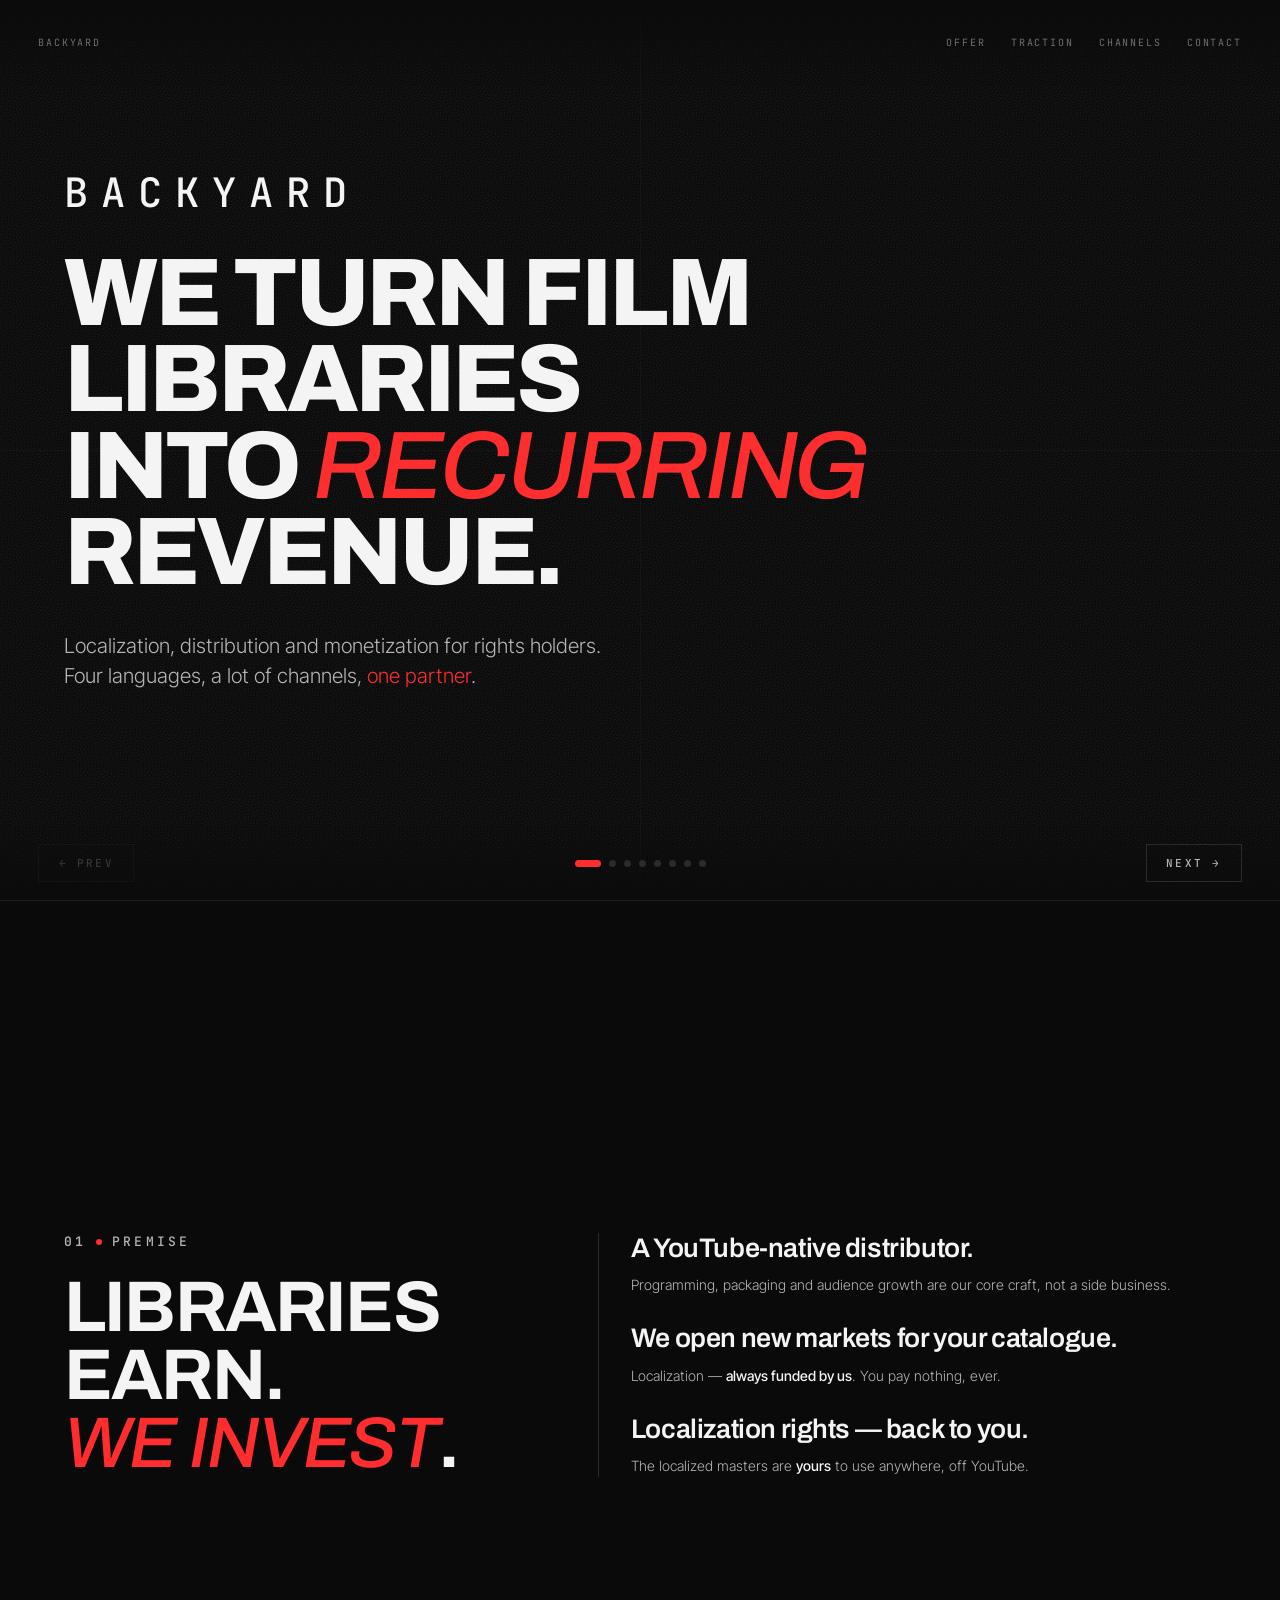
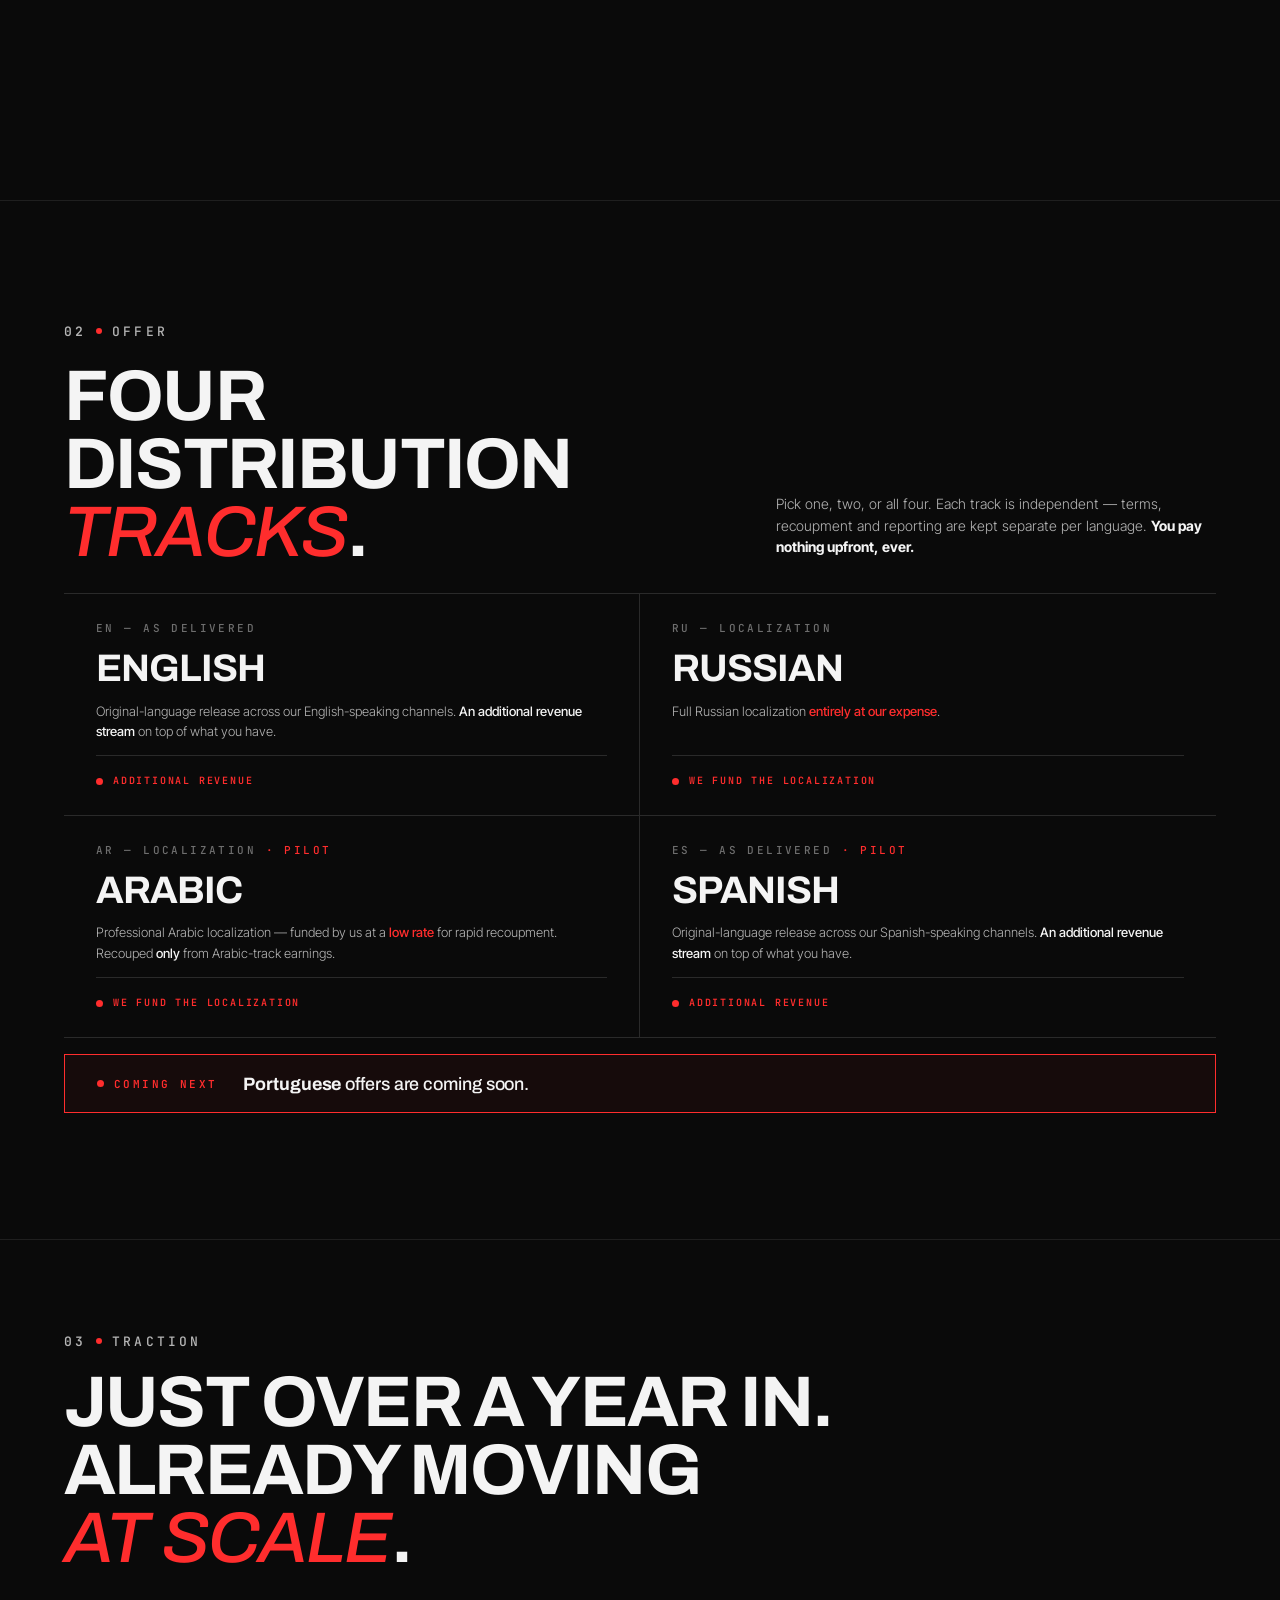
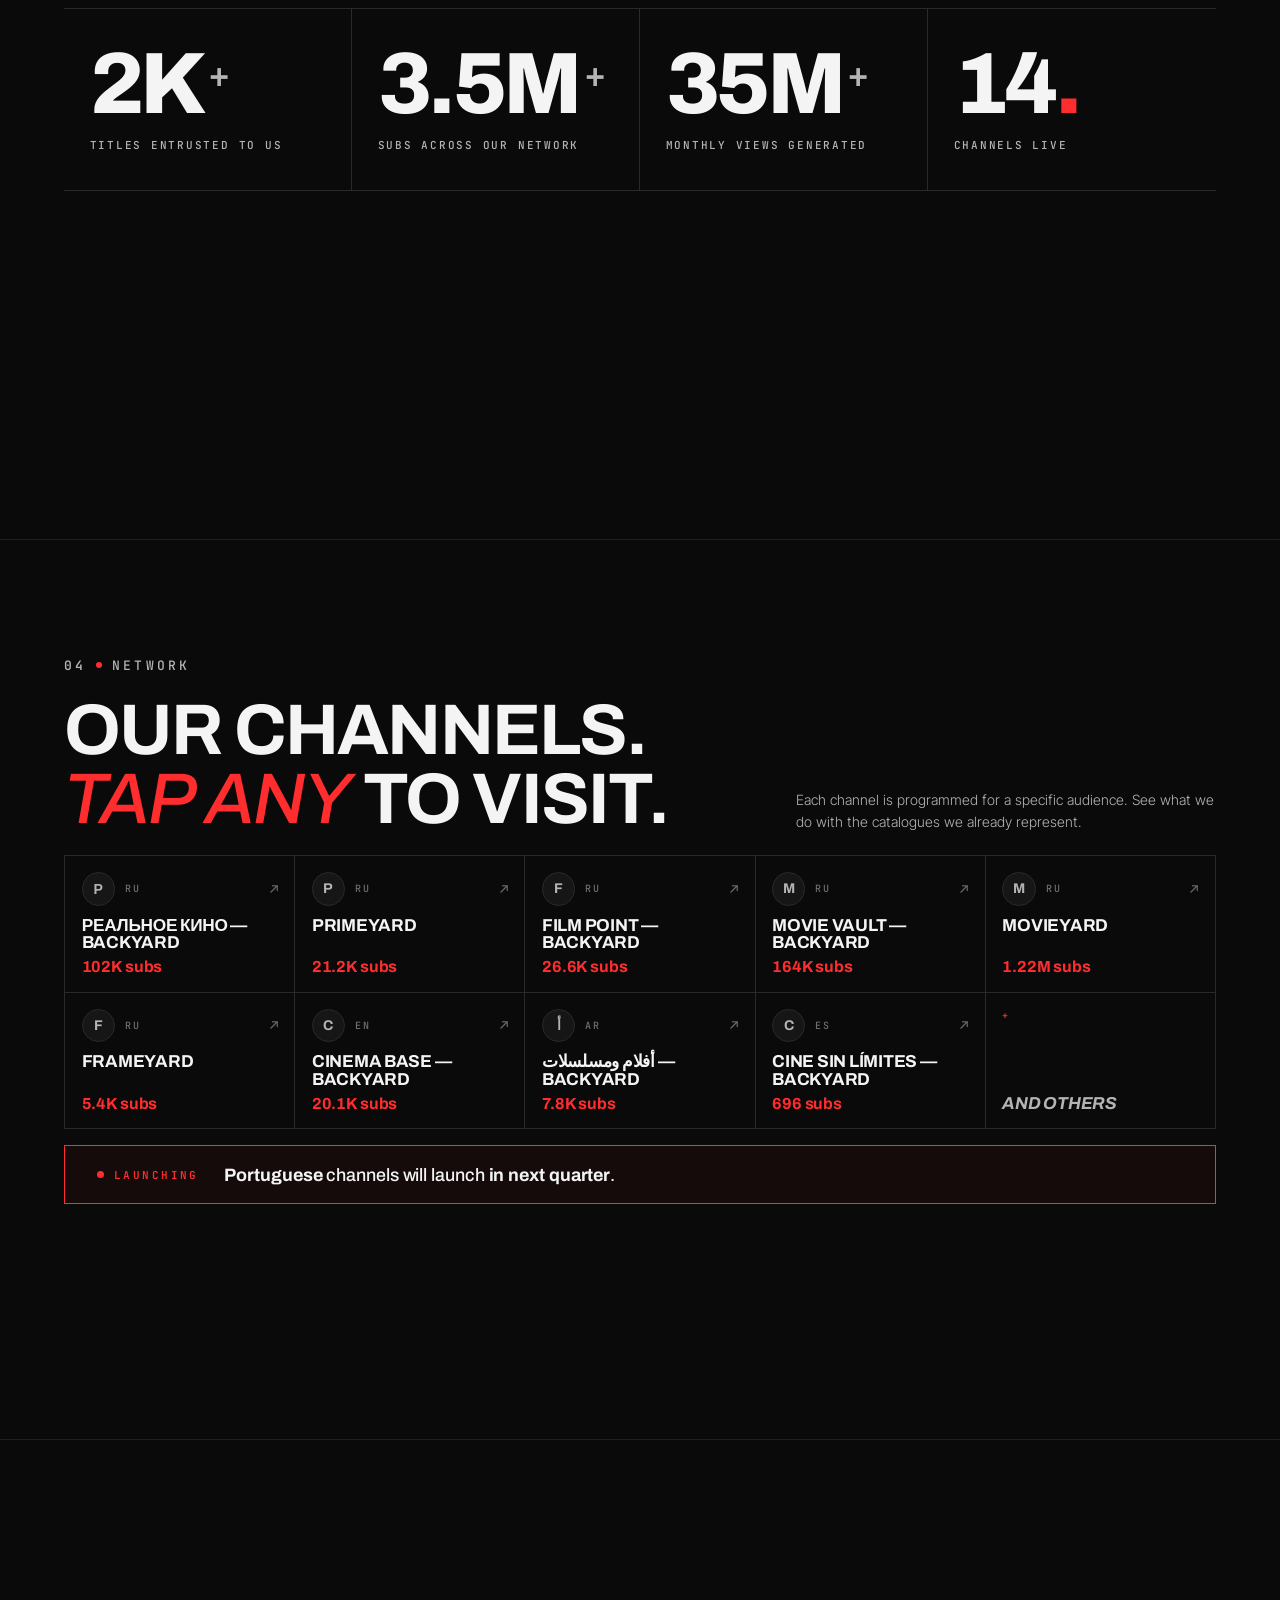
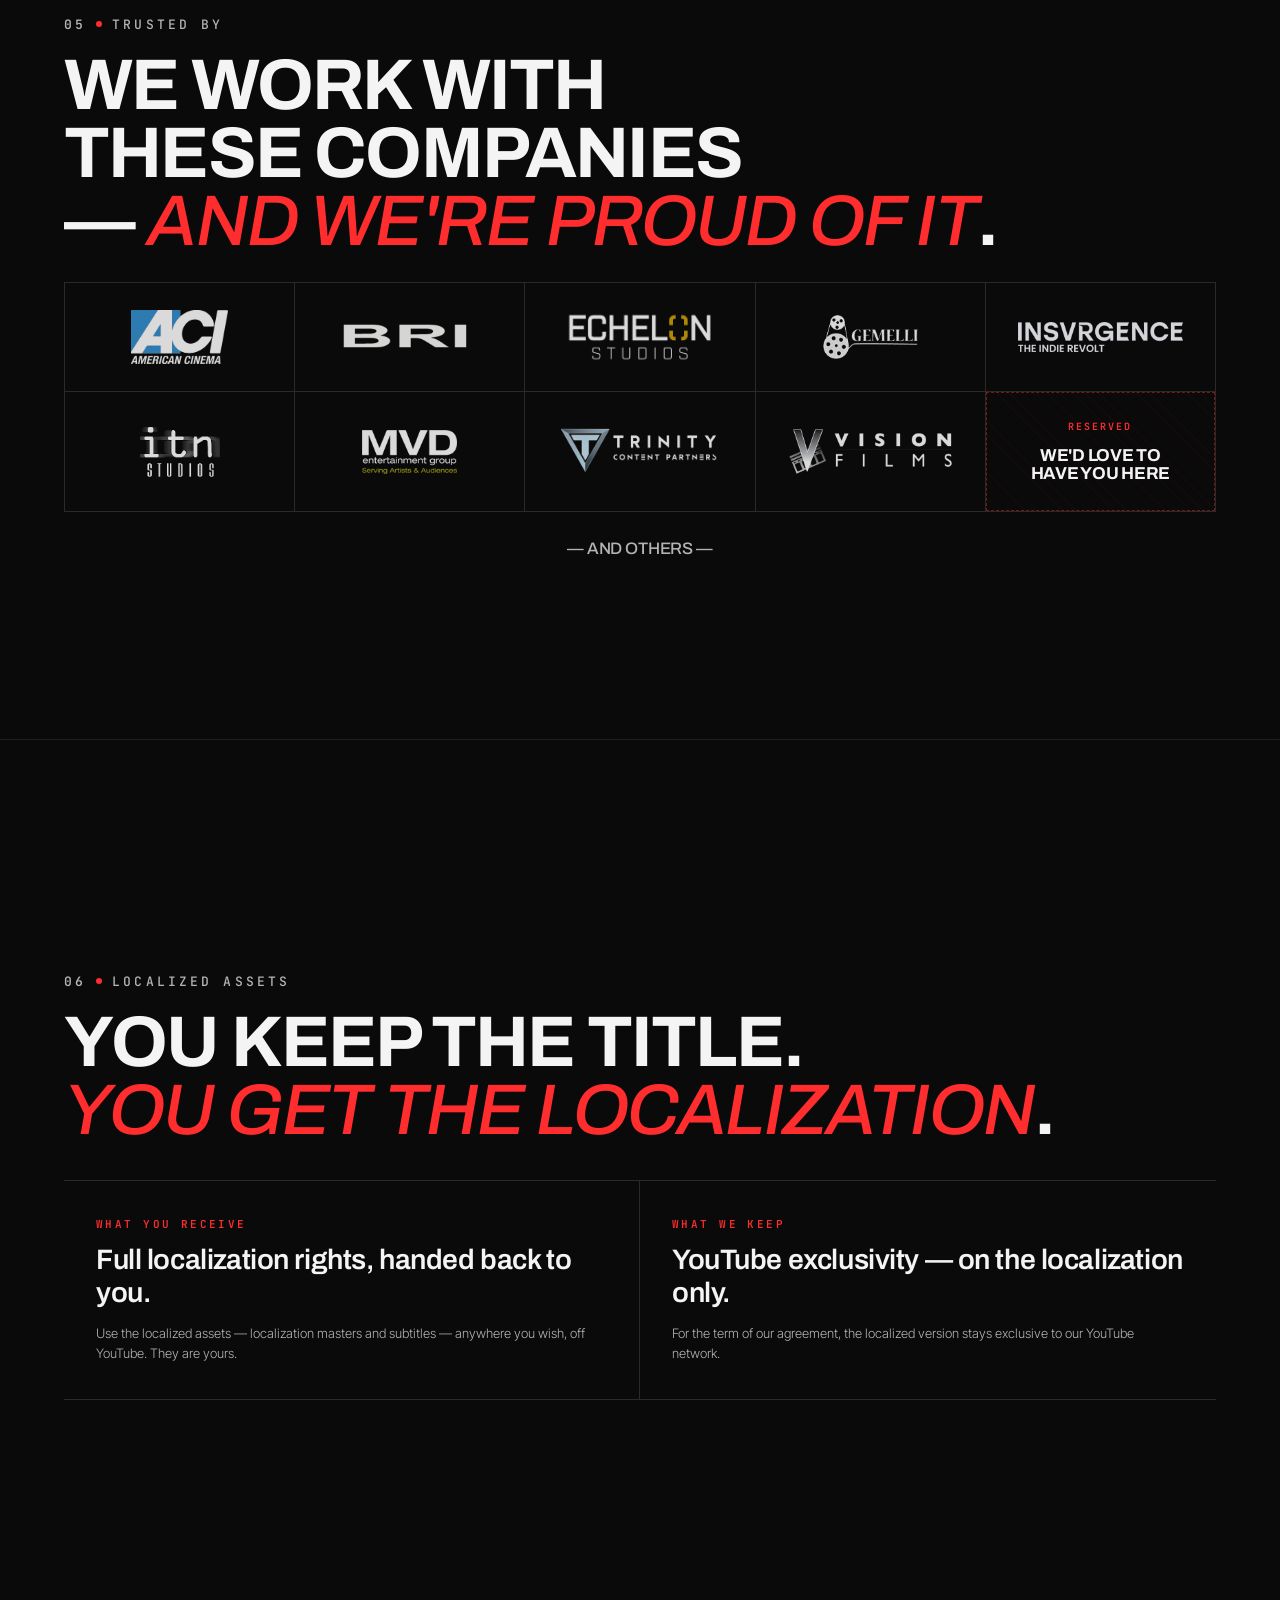
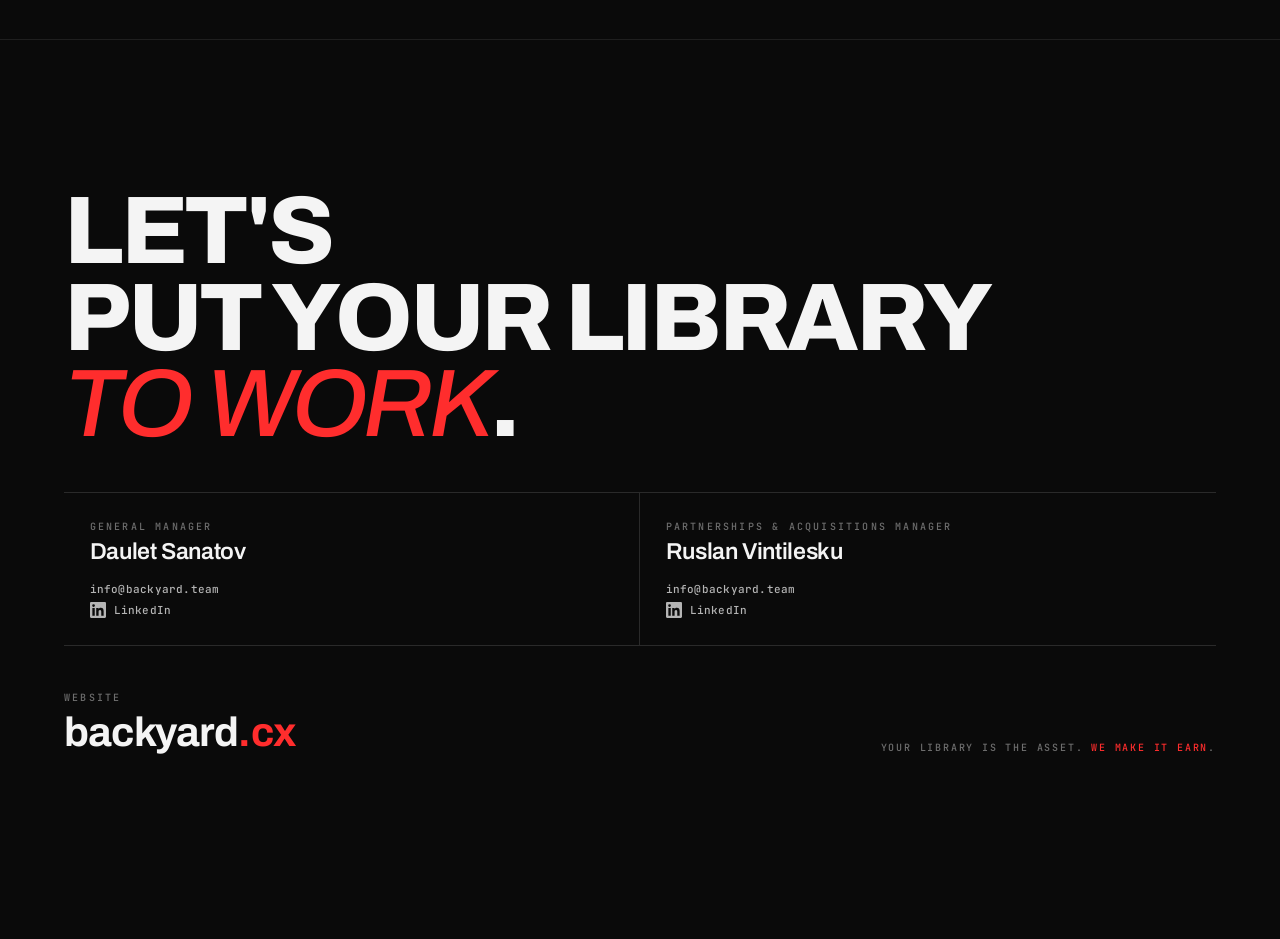
<file: index.html>
<!doctype html>
<html lang="en">
<head>
<meta charset="utf-8" />
<meta name="viewport" content="width=device-width,initial-scale=1,viewport-fit=cover" />
<title>Backyard — Localization · Distribution · Monetization</title>
<meta name="description" content="Backyard turns film libraries into recurring revenue: localization, distribution and monetization on YouTube for rights holders. You pay nothing upfront, ever." />
<meta property="og:title" content="Backyard — We turn film libraries into recurring revenue" />
<meta property="og:description" content="Localization, distribution and monetization for rights holders." />
<meta property="og:url" content="https://backyard.cx/" />
<meta property="og:type" content="website" />
<meta name="theme-color" content="#0a0a0a" />
<link rel="canonical" href="https://backyard.cx/" />
<link rel="icon" href="assets/favicon.svg" type="image/svg+xml" />
<link rel="preconnect" href="https://fonts.googleapis.com">
<link rel="preconnect" href="https://fonts.gstatic.com" crossorigin>
<link href="https://fonts.googleapis.com/css2?family=Archivo:ital,wght@0,300;0,400;0,500;0,600;0,700;0,800;0,900;1,400;1,500;1,700;1,800&family=Inter+Tight:wght@300;400;500;600;700&family=JetBrains+Mono:wght@400;500&display=swap" rel="stylesheet">
<link rel="stylesheet" href="assets/styles.css?v=22" />
<script>document.documentElement.classList.add('js')</script>
</head>
<body>

<header class="chrome">
  <a class="brand" href="#top" data-smoke="down">Backyard</a>
  <nav class="right">
    <a href="#offer">Offer</a>
    <a href="#traction">Traction</a>
    <a href="#channels">Channels</a>
    <a href="#contact">Contact</a>
  </nav>
</header>

<div class="deck" id="deck">

  <!-- SLIDE 1 — COVER -->
  <section class="slide cover active" data-slide="1" id="top">
    <div class="gridlines"></div>

    <div class="cover-content">
      <div class="cover-logo anim-in d1">BACKYARD</div>
      <h1 class="display-xl anim-in d2">
        We turn film libraries<br/>
        into <span class="italic accent">recurring</span> revenue.
      </h1>
      <p class="lead anim-in d3">
        Localization, distribution and monetization for rights holders.<br/>
        Four languages, a lot of channels, <span class="accent">one partner</span>.
      </p>
    </div>
  </section>

  <!-- SLIDE 2 — WHO WE ARE -->
  <section class="slide" data-slide="2" id="premise">
    <div class="two-col">
      <div class="label-stack anim-in d1">
        <span class="eyebrow"><span class="num">01</span> <span class="red-dot"></span> Premise</span>
        <h2 class="display-l">Libraries earn. <br/><span class="italic accent">We invest</span>.</h2>
      </div>
      <div class="who-bullets anim-in d2">
        <div class="item">
          <div class="h">A YouTube-native distributor.</div>
          <div class="s">Programming, packaging and audience growth are our core craft, not a side business.</div>
        </div>
        <div class="item">
          <div class="h">We open new markets for your catalogue.</div>
          <div class="s">Localization — <strong>always funded by us</strong>. You pay nothing, ever.</div>
        </div>
        <div class="item">
          <div class="h">Localization rights — back to you.</div>
          <div class="s">The localized masters are <strong>yours</strong> to use anywhere, off YouTube.</div>
        </div>
      </div>
    </div>
  </section>

  <!-- SLIDE 3 — OFFER -->
  <section class="slide" data-slide="3" id="offer">
    <div class="offer-head anim-in d1">
      <div class="label-stack">
        <span class="eyebrow"><span class="num">02</span> <span class="red-dot"></span> Offer</span>
        <h2 class="display-l">Four<br/>distribution<br/><span class="italic accent">tracks</span>.</h2>
      </div>
      <div class="right-text">
        Pick one, two, or all four. Each track is independent — terms, recoupment and reporting are kept separate per language. <strong style="color:var(--ink)">You pay nothing upfront, ever.</strong>
      </div>
    </div>
    <div class="offer-grid">
      <div class="offer-card anim-in d2">
        <span class="lang">EN — As Delivered</span>
        <h3>English</h3>
        <div class="desc">Original-language release across our English-speaking channels. <strong>An additional revenue stream</strong> on top of what you have.</div>
        <span class="badge"><span class="pulse"></span>Additional revenue</span>
      </div>
      <div class="offer-card anim-in d3">
        <span class="lang">RU — Localization</span>
        <h3>Russian</h3>
        <div class="desc">Full Russian localization <strong class="em">entirely at our expense</strong>.</div>
        <span class="badge"><span class="pulse"></span>We fund the localization</span>
      </div>
      <div class="offer-card pilot anim-in d4">
        <span class="lang">AR — Localization</span>
        <h3>Arabic</h3>
        <div class="desc">Professional Arabic localization — funded by us at a <strong class="em">low rate</strong> for rapid recoupment. Recouped <strong>only</strong> from Arabic-track earnings.</div>
        <span class="badge"><span class="pulse"></span>We fund the localization</span>
      </div>
      <div class="offer-card pilot anim-in d5">
        <span class="lang">ES — As Delivered</span>
        <h3>Spanish</h3>
        <div class="desc">Original-language release across our Spanish-speaking channels. <strong>An additional revenue stream</strong> on top of what you have.</div>
        <span class="badge"><span class="pulse"></span>Additional revenue</span>
      </div>
    </div>
    <div class="new-lang-strip anim-in d5">
      <span class="lbl"><span class="pulse"></span>Coming next</span>
      <span class="text"><strong>Portuguese</strong> offers are coming soon.</span>
    </div>
  </section>

  <!-- SLIDE 4 — TRACTION -->
  <section class="slide" data-slide="4" id="traction">
    <div class="anim-in d1">
      <span class="eyebrow"><span class="num">03</span> <span class="red-dot"></span> Traction</span>
      <h2 class="display-l" style="margin-top:clamp(16px,2vh,28px);max-width:1300px">Just over a year in.<br/>Already moving <span class="italic accent"><br/>at scale</span>.</h2>
    </div>
    <div class="traction-grid anim-in d2">
      <div class="stat">
        <div class="num"><span data-bind="titles">2K</span><span class="small">+</span></div>
        <div class="lbl">Titles entrusted to us</div>
      </div>
      <div class="stat">
        <div class="num"><span data-bind="subscribers_total">3.5M</span><span class="small">+</span></div>
        <div class="lbl">Subs across our network</div>
      </div>
      <div class="stat">
        <div class="num"><span data-bind="views">35M</span><span class="small">+</span></div>
        <div class="lbl">Monthly views generated</div>
      </div>
      <div class="stat">
        <div class="num"><span data-bind="active_channels">14</span><span class="accent-dot">.</span></div>
        <div class="lbl">Channels live</div>
      </div>
    </div>
  </section>

  <!-- SLIDE 5 — CHANNELS -->
  <section class="slide" data-slide="5" id="channels">
    <div class="channels-head anim-in d1">
      <div class="label-stack">
        <span class="eyebrow"><span class="num">04</span> <span class="red-dot"></span> Network</span>
        <h2 class="display-l">Our channels.<br/><span class="italic accent">Tap any</span> to visit.</h2>
      </div>
      <div class="right">
        Each channel is programmed for a specific audience. See what we do with the catalogues we already represent.
      </div>
    </div>
    <div class="channels-grid anim-in d2" id="channels-grid">
      <a class="channel" href="https://www.youtube.com/@realkino_backyard" target="_blank" rel="noopener">
        <div class="row-top"><span class="ch-id"><span class="avatar">Р</span><span class="lang-tag">RU</span></span><span class="arrow">↗</span></div>
        <div class="name">Реальное КИНО — Backyard</div>
        <div class="subs">102K subs</div>
      </a>
      <a class="channel" href="https://www.youtube.com/@prime_backyard" target="_blank" rel="noopener">
        <div class="row-top"><span class="ch-id"><span class="avatar">P</span><span class="lang-tag">RU</span></span><span class="arrow">↗</span></div>
        <div class="name">Primeyard</div>
        <div class="subs">21.2K subs</div>
      </a>
      <a class="channel" href="https://www.youtube.com/@filmpointbackyard" target="_blank" rel="noopener">
        <div class="row-top"><span class="ch-id"><span class="avatar">F</span><span class="lang-tag">RU</span></span><span class="arrow">↗</span></div>
        <div class="name">Film Point — Backyard</div>
        <div class="subs">26.6K subs</div>
      </a>
      <a class="channel" href="https://www.youtube.com/@movievault_backyard" target="_blank" rel="noopener">
        <div class="row-top"><span class="ch-id"><span class="avatar">M</span><span class="lang-tag">RU</span></span><span class="arrow">↗</span></div>
        <div class="name">Movie Vault — Backyard</div>
        <div class="subs">164K subs</div>
      </a>
      <a class="channel" href="https://www.youtube.com/@movie_backyard" target="_blank" rel="noopener">
        <div class="row-top"><span class="ch-id"><span class="avatar">M</span><span class="lang-tag">RU</span></span><span class="arrow">↗</span></div>
        <div class="name">Movieyard</div>
        <div class="subs">1.22M subs</div>
      </a>
      <a class="channel" href="https://www.youtube.com/@frame_backyard" target="_blank" rel="noopener">
        <div class="row-top"><span class="ch-id"><span class="avatar">F</span><span class="lang-tag">RU</span></span><span class="arrow">↗</span></div>
        <div class="name">FrameYard</div>
        <div class="subs">5.4K subs</div>
      </a>
      <a class="channel" href="https://www.youtube.com/@cinemabase_backyard" target="_blank" rel="noopener">
        <div class="row-top"><span class="ch-id"><span class="avatar">C</span><span class="lang-tag">EN</span></span><span class="arrow">↗</span></div>
        <div class="name">Cinema Base — Backyard</div>
        <div class="subs">20.1K subs</div>
      </a>
      <a class="channel" href="https://www.youtube.com/@arabcinema_backyard" target="_blank" rel="noopener">
        <div class="row-top"><span class="ch-id"><span class="avatar">أ</span><span class="lang-tag">AR</span></span><span class="arrow">↗</span></div>
        <div class="name">أفلام ومسلسلات — Backyard</div>
        <div class="subs">7.8K subs</div>
      </a>
      <a class="channel" href="https://www.youtube.com/@cinesinlimites_backyard" target="_blank" rel="noopener">
        <div class="row-top"><span class="ch-id"><span class="avatar">C</span><span class="lang-tag">ES</span></span><span class="arrow">↗</span></div>
        <div class="name">Cine Sin Límites — Backyard</div>
        <div class="subs">696 subs</div>
      </a>
      <div class="channel more">
        <div class="row-top"><span class="lang-tag">+</span></div>
        <div class="name">And others</div>
      </div>
    </div>
    <div class="new-channels-strip anim-in d3">
      <span class="lbl"><span class="pulse"></span>Launching</span>
      <span class="text"><strong>Portuguese</strong> channels will launch <strong>in next quarter</strong>.</span>
    </div>
  </section>

  <!-- SLIDE 6 — PARTNERS -->
  <section class="slide" data-slide="6" id="partners">
    <div class="partners-wrap">
      <div class="anim-in d1">
        <span class="eyebrow"><span class="num">05</span> <span class="red-dot"></span> Trusted by</span>
        <h2 class="display-l" style="margin-top:clamp(14px,2vh,24px);max-width:1300px">We work with <br/>these companies<br/>—<span class="italic accent"> and we're proud of it</span>.</h2>
      </div>
      <div class="partners-list anim-in d2">
        <div class="partner"><img class="plogo" src="assets/partners/american-cinema-inspires.webp" alt="American Cinema Inspires" data-fallback="American Cinema Inspires" loading="lazy" /></div>
        <div class="partner"><img class="plogo" src="assets/partners/bruder-releasing.png" alt="Bruder Releasing Inc." loading="lazy" /></div>
        <div class="partner"><img class="plogo" src="assets/partners/echelon-studios.png" alt="Echelon Studios" data-fallback="Echelon Studios" loading="lazy" /></div>
        <div class="partner"><img class="plogo" src="assets/partners/gemelli-films.png" alt="Gemelli Films" loading="lazy" /></div>
        <div class="partner"><img class="plogo" src="assets/partners/insvrgence.png" alt="Insvrgence" loading="lazy" /></div>
        <div class="partner"><img class="plogo" src="assets/partners/itn-distribution.png" alt="ITN Distribution" data-fallback="ITN Distribution" loading="lazy" /></div>
        <div class="partner"><img class="plogo" src="assets/partners/mvd-entertainment.png" alt="MVD Entertainment" loading="lazy" /></div>
        <div class="partner"><img class="plogo" src="assets/partners/trinity-content-partners.png" alt="Trinity Content Partners" data-fallback="Trinity Content Partners" loading="lazy" /></div>
        <div class="partner"><img class="plogo" src="assets/partners/vision-films.png" alt="Vision Films" loading="lazy" /></div>
        <div class="partner reserved-slot">
          <div class="res-tag" style="margin-bottom:8px">Reserved</div>
          <div class="res-name">We'd love to<br/>have you here</div>
        </div>
      </div>
      <div class="partners-foot anim-in d3" style="font-style:normal;font-size:clamp(14px,1.3vw,20px)">— and others —</div>
    </div>
  </section>

  <!-- SLIDE 7 — LICENSING / ASSETS -->
  <section class="slide" data-slide="7" id="assets">
    <div class="lic-wrap">
      <div class="anim-in d1">
        <span class="eyebrow"><span class="num">06</span> <span class="red-dot"></span> Localized assets</span>
        <h2 class="lic-headline" style="margin-top:clamp(14px,2vh,24px)">You keep the title.<br/><span class="italic accent">You get the localization</span>.</h2>
      </div>
      <div class="lic-grid anim-in d2">
        <div class="lic-cell">
          <span class="k">What you receive</span>
          <span class="v">Full localization rights, handed back to you.</span>
          <span class="sub">Use the localized assets — localization masters and subtitles — anywhere you wish, off YouTube. They are yours.</span>
        </div>
        <div class="lic-cell">
          <span class="k">What we keep</span>
          <span class="v">YouTube exclusivity — on the localization only.</span>
          <span class="sub">For the term of our agreement, the localized version stays exclusive to our YouTube network.</span>
        </div>
      </div>
    </div>
  </section>

  <!-- SLIDE 9 — CONTACT -->
  <section class="slide contact" data-slide="9" id="contact">
    <h2 class="big anim-in d1">
      Let's<br/>
      put your library<br/>
      <span class="accent">to work</span>.
    </h2>

    <div class="people anim-in d2">
      <div class="person">
        <span class="role">General Manager</span>
        <span class="name">Daulet Sanatov</span>
        <div class="contacts">
          <a href="mailto:info@backyard.team">info@backyard.team</a>
          <a class="li" href="https://www.linkedin.com/in/daulet-sanatov-b93b0b1a5/" target="_blank" rel="noopener"><svg class="li-logo" viewBox="0 0 24 24" width="16" height="16" aria-hidden="true"><path fill="currentColor" d="M20.447 20.452h-3.554v-5.569c0-1.328-.027-3.037-1.852-3.037-1.853 0-2.136 1.445-2.136 2.939v5.667H9.351V9h3.414v1.561h.046c.477-.9 1.637-1.85 3.37-1.85 3.601 0 4.267 2.37 4.267 5.455v6.286zM5.337 7.433a2.062 2.062 0 1 1 0-4.125 2.062 2.062 0 0 1 0 4.125zm1.782 13.019H3.555V9h3.564v11.452zM22.225 0H1.771C.792 0 0 .774 0 1.729v20.542C0 23.227.792 24 1.771 24h20.451C23.2 24 24 23.227 24 22.271V1.729C24 .774 23.2 0 22.222 0h.003z"/></svg><span>LinkedIn</span></a>
        </div>
      </div>
      <div class="person">
        <span class="role">Partnerships &amp; Acquisitions Manager</span>
        <span class="name">Ruslan Vintilesku</span>
        <div class="contacts">
          <a href="mailto:info@backyard.team">info@backyard.team</a>
          <a class="li" href="https://www.linkedin.com/in/vintilesku/" target="_blank" rel="noopener"><svg class="li-logo" viewBox="0 0 24 24" width="16" height="16" aria-hidden="true"><path fill="currentColor" d="M20.447 20.452h-3.554v-5.569c0-1.328-.027-3.037-1.852-3.037-1.853 0-2.136 1.445-2.136 2.939v5.667H9.351V9h3.414v1.561h.046c.477-.9 1.637-1.85 3.37-1.85 3.601 0 4.267 2.37 4.267 5.455v6.286zM5.337 7.433a2.062 2.062 0 1 1 0-4.125 2.062 2.062 0 0 1 0 4.125zm1.782 13.019H3.555V9h3.564v11.452zM22.225 0H1.771C.792 0 0 .774 0 1.729v20.542C0 23.227.792 24 1.771 24h20.451C23.2 24 24 23.227 24 22.271V1.729C24 .774 23.2 0 22.222 0h.003z"/></svg><span>LinkedIn</span></a>
        </div>
      </div>
    </div>

    <div class="web anim-in d3">
      <div class="url-block">
        <span class="url-label">Website</span>
        <a class="url" href="#top" data-smoke="up">backyard<span class="accent">.cx</span></a>
      </div>
      <span class="tagline" style="font-family:var(--mono);font-style:normal;font-weight:500;font-size:var(--fs-mono-small);letter-spacing:.18em;text-transform:uppercase;color:var(--ink-muted)">Your library is the asset. <span class="accent">We make it earn</span>.</span>
    </div>
  </section>

</div>

<!-- NAV -->
<div class="nav">
  <button class="nav-btn" id="prev">← Prev</button>
  <div class="nav-dots" id="dots"></div>
  <button class="nav-btn" id="next">Next →</button>
</div>

<canvas id="fluid" aria-hidden="true"></canvas>
<script>
  // Fluid trail behind the cursor or finger; off when the visitor prefers reduced motion.
  if (!matchMedia('(prefers-reduced-motion: reduce)').matches) {
    const s = document.createElement('script'); s.src = 'assets/fluid.js?v=23'; s.defer = true; document.body.appendChild(s);
  } else {
    document.getElementById('fluid').remove();
  }
</script>
<script src="assets/app.js?v=24" defer></script>
</body>
</html>
</file>
<file: assets/styles.css>
:root{
    --bg:#0a0a0a;
    --ink:#f4f4f4;
    --ink-dim:#b4b4b4;
    --ink-muted:#6e6e6e;
    --line:#1f1f1f;
    --line-2:#2a2a2a;
    --accent:#ff2d2d;
    --display:'Archivo', 'Helvetica Neue', sans-serif;
    --body:'Inter Tight', system-ui, sans-serif;
    --mono:'JetBrains Mono', monospace;

    /* Responsive padding system — increased bottom padding to clear nav */
    --pad-x: clamp(28px, 5vw, 80px);
    --pad-y: clamp(80px, 10vh, 120px);
    --pad-bottom: clamp(110px, 14vh, 150px);
    --pad-chrome-x: clamp(20px, 3vw, 44px);
    --pad-chrome-y: clamp(28px, 4vh, 44px);

    /* Font sizes */
    --fs-display-xl: clamp(48px, 7.5vw, 132px);
    --fs-display-l: clamp(40px, 5.6vw, 96px);
    --fs-display-m: clamp(34px, 4.4vw, 72px);
    --fs-display-s: clamp(26px, 3vw, 52px);

    /* Standardized eyebrow size — used everywhere on every slide */
    --fs-eyebrow: clamp(13px, 1vw, 16px);
    --fs-mono-label: clamp(11px, 0.85vw, 14px);
    --fs-mono-small: clamp(10px, 0.75vw, 12px);

    --fs-body-l: clamp(18px, 1.6vw, 26px);
    --fs-body: clamp(14px, 1.1vw, 18px);
    --fs-body-s: clamp(13px, 0.95vw, 16px);

    --fs-stat-num: clamp(48px, 6.8vw, 116px);
  }
  *{box-sizing:border-box;margin:0;padding:0;-webkit-tap-highlight-color:transparent}
  html,body{background:var(--bg);color:var(--ink);font-family:var(--body);font-weight:400;-webkit-font-smoothing:antialiased;overscroll-behavior:none}
  body{min-height:100vh;overflow-x:hidden}
  a{color:inherit;text-decoration:none}
  img{display:block;max-width:100%}

  /* Film grain */
  body::before{
    content:"";position:fixed;inset:0;pointer-events:none;z-index:1000;
    background-image:url("data:image/svg+xml;utf8,<svg xmlns='http://www.w3.org/2000/svg' width='200' height='200'><filter id='n'><feTurbulence type='fractalNoise' baseFrequency='0.9' numOctaves='2' stitchTiles='stitch'/><feColorMatrix values='0 0 0 0 1  0 0 0 0 1  0 0 0 0 1  0 0 0 0.05 0'/></filter><rect width='100%' height='100%' filter='url(%23n)'/></svg>");
    opacity:.5;mix-blend-mode:overlay;
  }

  /* PAGE — every slide is a full-height section, scrolled vertically */
  html{scroll-behavior:smooth;scroll-padding-top:0}
  .deck{position:relative;z-index:1;width:100%}
  .slide{
    position:relative;min-height:100vh;min-height:100svh;
    padding:var(--pad-y) var(--pad-x) var(--pad-bottom);
    display:flex;flex-direction:column;
    overflow-x:hidden;
  }
  .slide + .slide{border-top:1px solid var(--line)}

  /* Cursor fluid trail — behind the content like on genpeach.ai: text and buttons sit on top of it.
     Grid cells are transparent (lines drawn with box-shadow) so the trail shows through tables too. */
  #fluid{position:fixed;inset:0;width:100%;height:100%;pointer-events:none;z-index:0}

  /* Header — brand top-left, section links top-right (fixed, same style as slide chrome) */
  .chrome{
    position:fixed;top:0;left:0;right:0;
    display:flex;align-items:center;justify-content:space-between;
    padding:var(--pad-chrome-y) var(--pad-chrome-x);
    font-family:var(--mono);font-size:var(--fs-mono-small);letter-spacing:.18em;text-transform:uppercase;
    color:var(--ink-muted);
    z-index:50;
    gap:16px;
    background:linear-gradient(to bottom, rgba(10,10,10,.95), rgba(10,10,10,0));
  }
  .chrome .brand{display:flex;align-items:center;gap:12px;color:var(--ink-muted)}
  .chrome .right{display:flex;align-items:center;gap:clamp(14px,2vw,28px);flex-wrap:wrap;justify-content:flex-end}
  .chrome .right a{transition:color .25s}
  .chrome .right a:hover,.chrome .right a.active{color:var(--ink)}
  .chrome .right a.active::before{content:"";display:inline-block;width:6px;height:6px;border-radius:50%;background:var(--accent);margin-right:10px;vertical-align:middle;position:relative;top:-1px}

  /* Nav */
  .nav{
    position:fixed;bottom:0;left:0;right:0;
    display:flex;align-items:center;justify-content:space-between;
    padding:clamp(14px,2vh,22px) var(--pad-chrome-x);
    z-index:50;
    background:linear-gradient(to top, rgba(10,10,10,.95), rgba(10,10,10,0));
    gap:16px;
  }
  .nav-btn{
    background:transparent;border:1px solid var(--line-2);color:var(--ink-dim);
    padding:clamp(9px,1.2vh,14px) clamp(14px,1.5vw,24px);
    font-family:var(--mono);font-size:var(--fs-mono-label);letter-spacing:.2em;text-transform:uppercase;font-weight:500;
    cursor:pointer;transition:all .25s ease;border-radius:0;flex-shrink:0;
  }
  .nav-btn:hover{color:var(--ink);border-color:var(--ink-dim)}
  .nav-btn:disabled{opacity:.25;cursor:not-allowed}
  .nav-dots{display:flex;gap:8px;flex-wrap:wrap;justify-content:center}
  .nav-dot{width:7px;height:7px;border-radius:50%;background:var(--line-2);cursor:pointer;transition:all .3s;flex-shrink:0}
  .nav-dot.active{background:var(--accent);width:26px;border-radius:4px}

  /* TYPOGRAPHY */
  h1, h2, h3{font-family:var(--display);font-weight:700;line-height:1;letter-spacing:-.025em;text-transform:uppercase}
  .display-xl{font-size:var(--fs-display-xl);font-weight:800;line-height:.9;letter-spacing:-.035em;text-transform:uppercase}
  .display-l{font-size:var(--fs-display-l);font-weight:700;line-height:.95;letter-spacing:-.025em;text-transform:uppercase}
  .display-m{font-size:var(--fs-display-m);font-weight:700;line-height:1;letter-spacing:-.022em;text-transform:uppercase}
  .display-s{font-size:var(--fs-display-s);font-weight:600;line-height:1.1;letter-spacing:-.015em;text-transform:none}
  .italic{font-style:italic;font-weight:500}
  .accent{color:var(--accent)}

  /* Standardized eyebrow — same size everywhere */
  .eyebrow{
    display:inline-flex;align-items:center;gap:10px;
    font-family:var(--mono);font-size:var(--fs-eyebrow);letter-spacing:.24em;text-transform:uppercase;color:var(--ink-dim);font-weight:500;
  }
  .eyebrow .red-dot{width:6px;height:6px;border-radius:50%;background:var(--accent);flex-shrink:0}
  .eyebrow .num{font-weight:600}

  /* ========== SLIDE 1 — COVER (left-aligned, vertically centered) ========== */
  .cover{justify-content:safe center;align-items:flex-start;padding:var(--pad-y) var(--pad-x) var(--pad-bottom)}
  .cover .gridlines{position:absolute;inset:0;pointer-events:none;opacity:.4}
  .cover .gridlines::before,.cover .gridlines::after{content:"";position:absolute;background:var(--line)}
  .cover .gridlines::before{top:0;bottom:0;left:50%;width:1px}
  .cover .gridlines::after{left:0;right:0;top:50%;height:1px}
  .cover-content{display:flex;flex-direction:column;align-items:flex-start;text-align:left;max-width:1500px;width:100%;gap:clamp(28px,4vh,56px)}
  .cover-logo{font-family:var(--mono);font-size:clamp(32px,4.5vh,56px);letter-spacing:.32em;text-transform:uppercase;color:var(--ink);opacity:1;line-height:1;font-weight:500}
  .cover h1{margin:0}
  .cover .lead{font-size:var(--fs-body-l);line-height:1.45;color:var(--ink-dim);font-weight:300;max-width:980px}

  /* ========== SLIDE 2 — WHO WE ARE ========== */
  .two-col{display:grid;grid-template-columns:0.85fr 1.15fr;gap:clamp(40px,6vw,96px);flex:1;align-items:center;margin-top:clamp(40px,5vh,60px);min-height:0}
  .label-stack{display:flex;flex-direction:column;gap:clamp(16px,2.5vh,28px)}
  .who-bullets{display:flex;flex-direction:column;gap:clamp(22px,3vh,36px);border-left:1px solid var(--line-2);padding-left:clamp(20px,2.5vw,40px)}
  .who-bullets .item{display:flex;flex-direction:column;gap:clamp(8px,1.2vh,14px)}
  .who-bullets .item .h{font-family:var(--display);font-size:clamp(20px,2.1vw,32px);font-weight:600;letter-spacing:-.015em;text-transform:none;line-height:1.15}
  .who-bullets .item .s{font-size:var(--fs-body);color:var(--ink-dim);line-height:1.55;max-width:540px;font-weight:300}
  .who-bullets .item .s strong{color:var(--ink);font-weight:500}

  /* ========== SLIDE 3 — OFFER ========== */
  .offer-head{display:flex;align-items:flex-end;justify-content:space-between;gap:clamp(24px,3vw,48px);margin-top:clamp(28px,3.5vh,48px);flex-wrap:wrap}
  .offer-head .right-text{max-width:440px;font-size:var(--fs-body);color:var(--ink-dim);line-height:1.55;padding-bottom:8px;font-weight:300}
  .offer-grid{display:grid;grid-template-columns:repeat(4,1fr);gap:0;margin-top:clamp(24px,3vh,40px);flex:1 0 auto;border-top:1px solid var(--line-2);border-bottom:1px solid var(--line-2);min-height:min-content}
  .offer-card{padding:clamp(24px,3vh,40px) clamp(20px,2.5vw,36px);display:flex;flex-direction:column;gap:clamp(12px,1.6vh,20px);border-right:1px solid var(--line-2);position:relative;transition:background .3s;min-width:0;min-height:min-content;overflow:visible}
  .offer-card:last-child{border-right:none}
  .offer-card:hover{background:rgba(255,45,45,.03)}
  .offer-card .lang{font-family:var(--mono);font-size:var(--fs-mono-label);letter-spacing:.22em;text-transform:uppercase;color:var(--ink-muted);font-weight:500}
  .offer-card h3{font-size:clamp(28px,3vw,44px);font-weight:700;line-height:.95;letter-spacing:-.025em;text-transform:uppercase}
  .offer-card .desc{font-size:var(--fs-body-s);color:var(--ink-dim);line-height:1.55;font-weight:300}
  .offer-card .desc strong{color:var(--ink);font-weight:500}
  .offer-card .desc .em{color:var(--accent);font-weight:500}
  .offer-card .badge{display:inline-flex;align-items:center;gap:10px;font-family:var(--mono);font-size:var(--fs-mono-small);letter-spacing:.18em;text-transform:uppercase;color:var(--accent);margin-top:auto;padding-top:clamp(14px,2vh,22px);border-top:1px solid var(--line-2);font-weight:600;line-height:1.4}
  .offer-card .badge .pulse{width:7px;height:7px;border-radius:50%;background:var(--accent);flex-shrink:0}
  .offer-card.pilot .lang::after{content:" · pilot";color:var(--accent)}

  /* New languages strip */
  .new-lang-strip{
    display:flex;align-items:center;gap:clamp(16px,2vw,28px);
    margin-top:clamp(14px,1.8vh,22px);
    padding:clamp(14px,1.8vh,22px) clamp(20px,2.5vw,32px);
    border:1px solid var(--accent);
    background:rgba(255,45,45,.05);
    flex-wrap:wrap;
    flex-shrink:0;
  }
  .new-lang-strip .lbl{font-family:var(--mono);font-size:var(--fs-mono-label);letter-spacing:.22em;text-transform:uppercase;color:var(--accent);font-weight:600;flex-shrink:0;display:inline-flex;align-items:center;gap:10px}
  .new-lang-strip .lbl .pulse{width:7px;height:7px;border-radius:50%;background:var(--accent);animation:pulse 2s infinite}
  .new-lang-strip .text{font-family:var(--display);font-size:clamp(16px,1.4vw,21px);font-weight:500;letter-spacing:-.005em;line-height:1.35}
  .new-lang-strip .text strong{font-weight:700}
  @keyframes pulse{
    0%,100%{opacity:1}
    50%{opacity:.4}
  }

  /* ========== SLIDE 4 — TRACTION ========== */
  .traction-grid{display:grid;grid-template-columns:1fr 1fr 1fr 1fr;gap:0;align-content:center;border-top:1px solid var(--line-2);border-bottom:1px solid var(--line-2);margin-top:clamp(32px,4vh,56px)}
  .stat{padding:clamp(28px,4vh,52px) clamp(18px,2vw,32px);border-right:1px solid var(--line-2);display:flex;flex-direction:column;gap:clamp(10px,1.5vh,18px)}
  .stat:last-child{border-right:none}
  .stat .num{font-family:var(--display);font-size:var(--fs-stat-num);line-height:.9;letter-spacing:-.04em;font-weight:800}
  .stat .num .small{font-size:.4em;font-weight:700;color:var(--ink-dim);letter-spacing:0;display:inline-block;margin-left:4px;vertical-align:top;margin-top:.4em}
  .stat .num .accent-dot{color:var(--accent)}
  .stat .lbl{font-family:var(--mono);font-size:var(--fs-mono-label);letter-spacing:.16em;text-transform:uppercase;color:var(--ink-dim);max-width:240px;line-height:1.55;font-weight:500}

  /* ========== SLIDE 5 — CHANNELS ========== */
  .channels-head{display:flex;align-items:flex-end;justify-content:space-between;margin-top:clamp(20px,3vh,40px);gap:clamp(24px,3vw,48px);flex-wrap:wrap}
  .channels-head .right{font-size:var(--fs-body);color:var(--ink-dim);max-width:420px;line-height:1.55;font-weight:300}
  .channels-head .right strong{color:var(--ink);font-weight:500}
  .channels-grid{
    display:grid;grid-template-columns:repeat(5,1fr);gap:1px;
    margin-top:clamp(20px,2.5vh,32px);border:1px solid var(--line-2);
  }
  .channel{
    box-shadow:0 0 0 1px var(--line-2);padding:clamp(14px,1.8vh,20px) clamp(12px,1.3vw,18px);display:flex;flex-direction:column;gap:clamp(6px,0.8vh,10px);
    cursor:pointer;transition:all .3s;min-height:clamp(110px,15vh,150px);justify-content:space-between;position:relative;
  }
  .channel:hover{background:rgba(255,255,255,.045)}
  .channel .row-top{display:flex;align-items:center;justify-content:space-between;gap:8px}
  .channel .lang-tag{font-family:var(--mono);font-size:var(--fs-mono-small);letter-spacing:.2em;color:var(--ink-muted);text-transform:uppercase;font-weight:500}
  .channel.new .lang-tag::after{content:" · new";color:var(--accent)}
  .channel .name{font-family:var(--display);font-size:clamp(15px,1.35vw,20px);font-weight:700;line-height:1;letter-spacing:-.015em;text-transform:uppercase;margin-top:4px}
  .channel .subs{font-family:var(--display);font-size:clamp(14px,1.25vw,20px);font-weight:700;color:var(--accent);letter-spacing:-.01em;margin-top:auto}
  .channel .arrow{font-family:var(--mono);font-size:clamp(13px,1.1vw,17px);color:var(--ink-muted);transition:all .3s}
  .channel:hover .arrow{color:var(--accent);transform:translate(2px,-2px)}

  .channel .ch-id{display:flex;align-items:center;gap:10px;min-width:0}
  .channel .avatar{width:clamp(30px,2.6vw,40px);height:clamp(30px,2.6vw,40px);border-radius:50%;flex-shrink:0;overflow:hidden;
    border:1px solid var(--line-2);background:#161616;display:inline-flex;align-items:center;justify-content:center;
    font-family:var(--display);font-weight:700;font-size:clamp(13px,1.1vw,16px);color:var(--ink-dim);text-transform:uppercase;transition:border-color .3s}
  .channel .avatar img{width:100%;height:100%;object-fit:cover;display:block}
  .channel:hover .avatar{border-color:var(--accent)}
  .channel.more{cursor:default;justify-content:center}
  .channel.more:hover{background:transparent}
  .channel.more .lang-tag{color:var(--accent)}
  .channel.more .name{color:var(--ink-dim);font-style:italic;margin-top:auto}

  /* Reserved-slot styling for channels — same applied to partners */
  .reserved-slot{
    background:linear-gradient(135deg, rgba(255,45,45,.12) 0%, rgba(255,45,45,.04) 100%);
    border:1px dashed rgba(255,45,45,.45);
    cursor:default;
    position:relative;
    overflow:hidden;
  }
  .reserved-slot::before{
    content:"";position:absolute;inset:0;
    background:repeating-linear-gradient(45deg, transparent 0 8px, rgba(255,45,45,.04) 8px 9px);
    pointer-events:none;
  }
  .reserved-slot:hover{background:linear-gradient(135deg, rgba(255,45,45,.18) 0%, rgba(255,45,45,.08) 100%)}
  .reserved-slot .res-tag{font-family:var(--mono);font-size:var(--fs-mono-small);letter-spacing:.2em;color:var(--accent);text-transform:uppercase;font-weight:600}
  .reserved-slot .res-name{font-family:var(--display);font-size:clamp(15px,1.35vw,20px);font-weight:700;line-height:1.05;letter-spacing:-.015em;text-transform:uppercase;color:var(--ink)}
  .reserved-slot .res-sub{font-family:var(--mono);font-size:var(--fs-mono-small);color:var(--ink-dim);font-weight:500;letter-spacing:.05em;text-transform:none;margin-top:auto}

  /* New channels strip — same styling as new languages */
  .new-channels-strip{
    display:flex;align-items:center;gap:clamp(16px,2vw,28px);
    margin-top:clamp(14px,1.8vh,22px);
    padding:clamp(14px,1.8vh,22px) clamp(20px,2.5vw,32px);
    border:1px solid var(--accent);
    background:rgba(255,45,45,.05);
    flex-wrap:wrap;
  }
  .new-channels-strip .lbl{font-family:var(--mono);font-size:var(--fs-mono-label);letter-spacing:.22em;text-transform:uppercase;color:var(--accent);font-weight:600;flex-shrink:0;display:inline-flex;align-items:center;gap:10px}
  .new-channels-strip .lbl .pulse{width:7px;height:7px;border-radius:50%;background:var(--accent);animation:pulse 2s infinite}
  .new-channels-strip .text{font-family:var(--display);font-size:clamp(16px,1.4vw,21px);font-weight:500;letter-spacing:-.005em;line-height:1.35}
  .new-channels-strip .text strong{font-weight:700}

  /* ========== SLIDE 6 — PARTNERS ========== */
  .partners-wrap{flex:1;display:flex;flex-direction:column;justify-content:safe center;gap:clamp(20px,3vh,36px);margin-top:clamp(20px,3vh,40px);min-height:0}
  .partners-list{display:grid;grid-template-columns:repeat(5,1fr);gap:1px;border:1px solid var(--line-2)}
  .partner{box-shadow:0 0 0 1px var(--line-2);padding:clamp(20px,3vh,36px) clamp(14px,1.8vw,24px);display:flex;flex-direction:column;gap:6px;min-height:clamp(86px,12vh,120px);justify-content:center;align-items:center;text-align:center}
  .partner.reserved-slot:not(:hover){background:transparent}
  .partner .pname{font-family:var(--display);font-size:clamp(14px,1.25vw,19px);font-weight:600;letter-spacing:-.01em;line-height:1.15;text-transform:uppercase}
  .partner .psub{font-family:var(--mono);font-size:var(--fs-mono-small);color:var(--ink-muted);font-weight:500;letter-spacing:.1em;text-transform:none}
  .partner .plogo{max-width:min(180px,90%);max-height:clamp(40px,6vh,64px);width:auto;height:auto;object-fit:contain;opacity:.85;transition:opacity .3s}
  .partner:hover .plogo{opacity:1}
  .partners-foot{
    font-family:var(--display);font-size:clamp(20px,2vw,32px);
    letter-spacing:-.01em;text-transform:uppercase;color:var(--ink-dim);text-align:center;font-weight:500;font-style:italic;
  }

  /* ========== SLIDE 7 — LICENSING / ASSETS ========== */
  .lic-wrap{flex:1;display:flex;flex-direction:column;justify-content:safe center;gap:clamp(28px,4vh,48px);margin-top:clamp(20px,3vh,40px);min-height:0}
  .lic-headline{font-family:var(--display);font-size:var(--fs-display-l);font-weight:700;line-height:.95;letter-spacing:-.025em;text-transform:uppercase;max-width:1400px}
  .lic-grid{display:grid;grid-template-columns:1fr 1fr;gap:0;border-top:1px solid var(--line-2);border-bottom:1px solid var(--line-2)}
  .lic-cell{padding:clamp(28px,4vh,48px) clamp(22px,2.5vw,40px);border-right:1px solid var(--line-2);display:flex;flex-direction:column;gap:clamp(10px,1.5vh,18px)}
  .lic-cell:last-child{border-right:none}
  .lic-cell .k{font-family:var(--mono);font-size:var(--fs-mono-label);letter-spacing:.22em;text-transform:uppercase;color:var(--accent);font-weight:600}
  .lic-cell .v{font-family:var(--display);font-size:clamp(22px,2.2vw,32px);font-weight:600;line-height:1.15;letter-spacing:-.015em;text-transform:none}
  .lic-cell .sub{font-size:var(--fs-body-s);color:var(--ink-dim);line-height:1.55;font-weight:300}

  /* ========== SLIDE 8 — TERMS ========== */
  .terms-grid{display:grid;grid-template-columns:repeat(4,1fr);gap:0;align-content:center;border-top:1px solid var(--line-2);border-bottom:1px solid var(--line-2);margin-top:clamp(32px,4vh,56px)}
  .term{padding:clamp(28px,4vh,52px) clamp(18px,2vw,32px);border-right:1px solid var(--line-2);display:flex;flex-direction:column;gap:clamp(10px,1.5vh,16px)}
  .term:last-child{border-right:none}
  .term .k{font-family:var(--mono);font-size:var(--fs-mono-label);letter-spacing:.22em;text-transform:uppercase;color:var(--ink-muted);font-weight:500}
  .term .v{font-family:var(--display);font-size:clamp(36px,4.2vw,64px);font-weight:800;line-height:.95;letter-spacing:-.03em;text-transform:uppercase}
  .term .v.small{font-size:clamp(20px,2.2vw,32px);line-height:1.1;letter-spacing:-.02em}
  .term .sub{font-size:var(--fs-body-s);color:var(--ink-dim);line-height:1.55;font-weight:300}
  .terms-foot{font-family:var(--mono);font-size:var(--fs-mono-small);letter-spacing:.18em;text-transform:uppercase;color:var(--ink-muted);margin-top:clamp(16px,2vh,24px);font-weight:500;line-height:1.7}

  /* ========== SLIDE 9 — CONTACT ========== */
  .contact{justify-content:safe center}
  .contact .big{font-family:var(--display);font-size:var(--fs-display-xl);font-weight:800;line-height:.9;letter-spacing:-.035em;max-width:1500px;text-transform:uppercase}
  .contact .big .accent{font-style:italic;font-weight:500}
  .contact .people{display:grid;grid-template-columns:repeat(2,1fr);gap:0;margin-top:clamp(36px,5vh,72px);border-top:1px solid var(--line-2);border-bottom:1px solid var(--line-2)}
  .person{padding:clamp(20px,3vh,32px) clamp(18px,2vw,32px);border-right:1px solid var(--line-2);display:flex;flex-direction:column;gap:6px}
  .person:last-child{border-right:none}
  .person .role{font-family:var(--mono);font-size:var(--fs-mono-small);letter-spacing:.22em;text-transform:uppercase;color:var(--ink-muted);font-weight:500}
  .person .name{font-family:var(--display);font-size:clamp(18px,1.8vw,26px);font-weight:600;letter-spacing:-.015em;text-transform:none;line-height:1.1}
  .person .contacts{display:flex;flex-direction:column;gap:6px;margin-top:clamp(8px,1.2vh,12px);font-family:var(--mono);font-size:var(--fs-mono-label);color:var(--ink-dim);letter-spacing:.02em;font-weight:500;word-break:break-word}
  .person .contacts a{transition:color .25s}
  .person .contacts a:hover{color:var(--accent)}
  .person .contacts a.li{display:inline-flex;align-items:center;gap:8px;align-self:flex-start}
  .person .contacts .li-logo{width:16px;height:16px;flex-shrink:0}
  .contact .web{display:flex;align-items:flex-end;justify-content:space-between;margin-top:clamp(20px,3vh,36px);padding-top:clamp(14px,2vh,24px);gap:24px;flex-wrap:wrap}
  .contact .web .url-block{display:flex;flex-direction:column;gap:6px}
  .contact .web .url-label{font-family:var(--mono);font-size:var(--fs-mono-small);letter-spacing:.22em;text-transform:uppercase;color:var(--ink-muted);font-weight:500}
  .contact .web .url{font-family:var(--display);font-size:clamp(28px,3.2vw,44px);font-weight:700;letter-spacing:-.02em;text-transform:lowercase}
  .contact .web .url .accent{color:var(--accent)}
  /* Site links (Backyard top left, backyard.cx on the last slide) heat up like the cursor orb:
     app.js raises --heat from 0 to 1 the longer the cursor stays on them (and lowers it after),
     the letters go white-hot and the red glow grows; fluid.js adds smoke rising from the letters. */
  .chrome .brand,.contact .web .url{--heat:0;
    text-shadow:
      0 0 calc(var(--heat) * .04em) rgba(255,255,255,var(--heat)),
      0 0 calc(var(--heat) * .15em) rgba(255,45,45,var(--heat)),
      0 0 calc(var(--heat) * .4em) rgba(255,45,45,var(--heat)),
      0 0 calc(var(--heat) * 1em) rgba(255,45,45,calc(var(--heat) * .85)),
      0 0 calc(var(--heat) * 2.2em) rgba(255,45,45,calc(var(--heat) * .6))}
  .chrome .brand{color:color-mix(in srgb, #fff calc(var(--heat) * 100%), var(--ink-muted))}
  .contact .web .url{color:color-mix(in srgb, #fff calc(var(--heat) * 100%), var(--ink))}
  .contact .web .url .accent{color:color-mix(in srgb, #fff calc(var(--heat) * 100%), var(--accent))}
  .contact .web .tagline{
    font-family:var(--display);font-style:italic;font-weight:500;
    font-size:clamp(16px,1.5vw,22px);letter-spacing:-.005em;
    color:var(--ink-dim);text-align:right;line-height:1.35;
    max-width:480px;
  }

  /* Languages strip — fed from landing.json */
  .langs-grid{display:flex;flex-wrap:wrap;gap:1px;border:1px solid var(--line-2);margin-top:clamp(14px,1.8vh,22px)}
  .langs-grid .lang-item{flex:1 1 140px;box-shadow:0 0 0 1px var(--line-2);padding:clamp(12px,1.6vh,18px) clamp(12px,1.3vw,18px);display:flex;flex-direction:column;gap:6px}
  .langs-grid .lang-item .code{font-family:var(--mono);font-size:var(--fs-mono-small);letter-spacing:.2em;color:var(--ink-muted);text-transform:uppercase;font-weight:500}
  .langs-grid .lang-item .lname{font-family:var(--display);font-size:clamp(15px,1.35vw,20px);font-weight:700;line-height:1;letter-spacing:-.015em;text-transform:uppercase}
  .langs-grid .lang-item .state{font-family:var(--mono);font-size:var(--fs-mono-small);letter-spacing:.18em;text-transform:uppercase;font-weight:600;color:var(--accent);margin-top:auto}
  .langs-grid .lang-item.soon .lname{color:var(--ink-dim)}
  .langs-grid .lang-item.soon .state{color:var(--ink-muted)}
  .langs-label{font-family:var(--mono);font-size:var(--fs-mono-label);letter-spacing:.22em;text-transform:uppercase;color:var(--ink-dim);font-weight:500;margin-top:clamp(24px,3vh,40px)}

  /* Animation */
  .js .slide:not(.active) .anim-in{opacity:0}
  .slide.active .anim-in{animation:fadeUp .7s cubic-bezier(.2,.7,.2,1) both}
  .slide.active .anim-in.d1{animation-delay:.05s}
  .slide.active .anim-in.d2{animation-delay:.15s}
  .slide.active .anim-in.d3{animation-delay:.25s}
  .slide.active .anim-in.d4{animation-delay:.35s}
  .slide.active .anim-in.d5{animation-delay:.45s}
  @keyframes fadeUp{
    from{opacity:0;transform:translateY(14px)}
    to{opacity:1;transform:translateY(0)}
  }

  /* ========== RESPONSIVE BREAKPOINTS ========== */
  @media (max-width:1280px){
    .partners-list{grid-template-columns:repeat(5,1fr)}
  }

  @media (max-width:1400px) and (min-width:1101px){
    .offer-grid{grid-template-columns:1fr 1fr}
    .offer-card:nth-child(2n){border-right:none}
    .offer-card:nth-child(-n+2){border-bottom:1px solid var(--line-2)}
  }

  @media (max-width:1100px){
    .traction-grid{grid-template-columns:1fr 1fr}
    .terms-grid{grid-template-columns:1fr 1fr}
    .stat:nth-child(2n){border-right:none}
    .stat:nth-child(-n+2){border-bottom:1px solid var(--line-2)}
    .term:nth-child(2n){border-right:none}
    .term:nth-child(-n+2){border-bottom:1px solid var(--line-2)}
    .two-col{grid-template-columns:1fr;gap:clamp(28px,4vh,48px);align-items:flex-start}
    .offer-grid{grid-template-columns:1fr}
    .offer-card{border-right:none;border-bottom:1px solid var(--line-2)}
    .offer-card:last-child{border-bottom:none}
    .lic-grid{grid-template-columns:1fr}
    .lic-cell{border-right:none;border-bottom:1px solid var(--line-2)}
    .lic-cell:last-child{border-bottom:none}
    .contact .people{grid-template-columns:1fr}
    .person{border-right:none;border-bottom:1px solid var(--line-2)}
    .person:last-child{border-bottom:none}
  }

  @media (max-width:700px){
    :root{
      --pad-x: 20px;
      --pad-y: 72px;
      --pad-bottom: 110px;
    }
    .traction-grid{grid-template-columns:1fr 1fr}
    .channels-grid{grid-template-columns:1fr 1fr}
    .terms-grid{grid-template-columns:1fr 1fr}
    .partners-list{grid-template-columns:1fr 1fr}
    .nav-btn{padding:10px 14px}
    .chrome .right{display:none}
    .channel{min-height:90px}
  }

  @media (max-height:600px){
    :root{
      --pad-y: 60px;
      --pad-bottom: 90px;
      --fs-display-xl: clamp(36px, 6vw, 80px);
      --fs-display-l: clamp(30px, 4.5vw, 64px);
    }
    .slide[data-slide="2"]::after,
    .slide[data-slide="6"]::after,
    .slide[data-slide="7"]::after{
      content:"";
      display:block;
      flex:0 0 12px;
    }
    .slide[data-slide="2"] .two-col,
    .slide[data-slide="6"] .partners-wrap,
    .slide[data-slide="7"] .lic-wrap{
      flex:0 0 auto;
      min-height:min-content;
      justify-content:flex-start;
    }
  }
</file>
